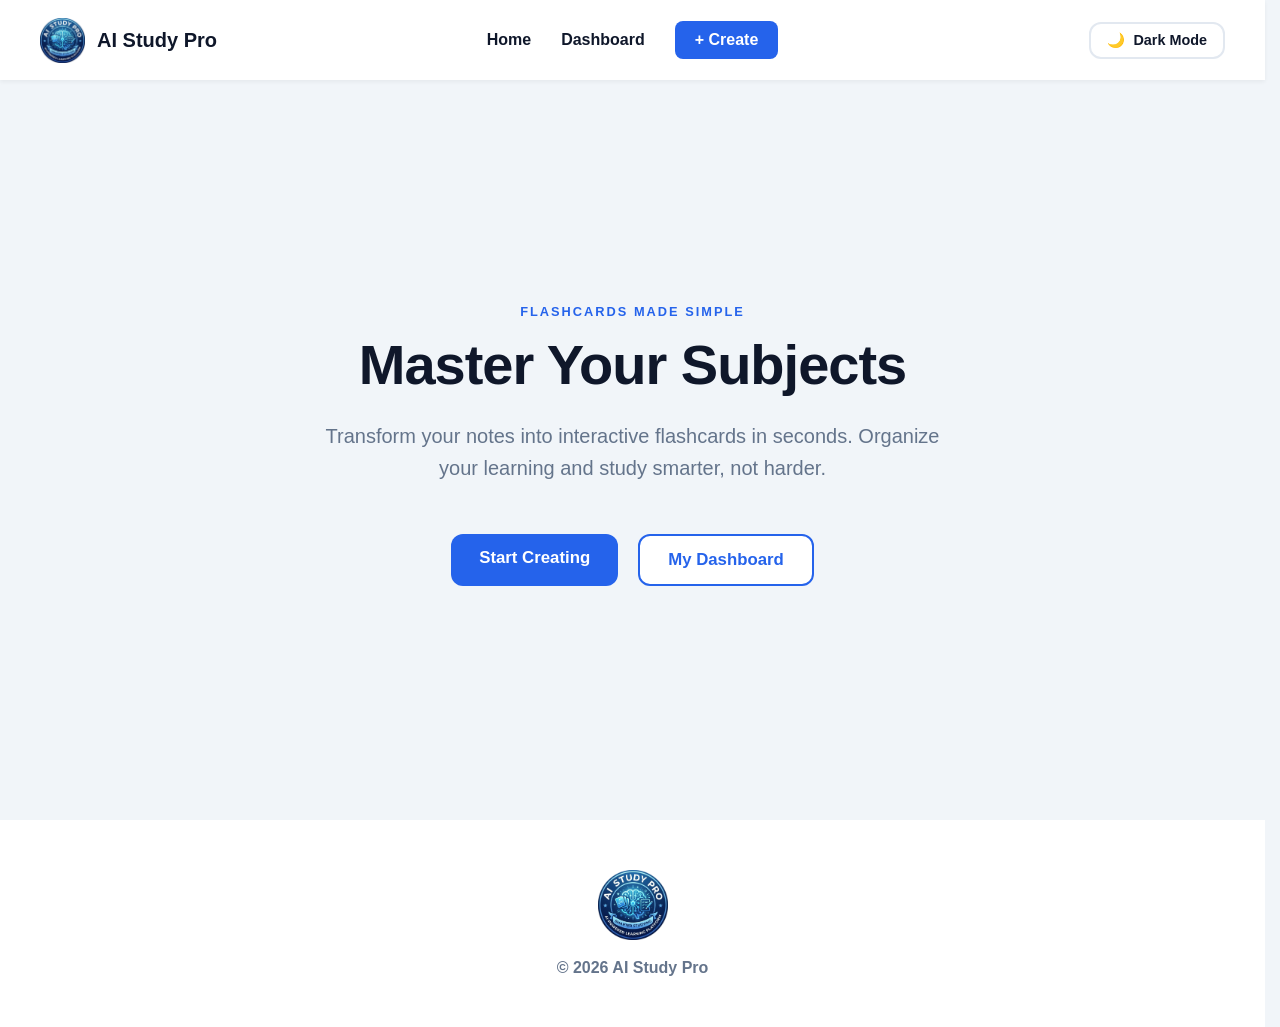
<file: index.html>
<!DOCTYPE html>
<html lang="en">
<head>
    <meta charset="UTF-8">
    <meta name="viewport" content="width=device-width, initial-scale=1.0">
    <script>
        (function() {
            const savedTheme = localStorage.getItem('theme');
            if (savedTheme === 'dark') {
                document.documentElement.setAttribute('data-theme', 'dark');
            }
        })();
    </script>
    <title>AI Study Pro | Home</title>
    <link rel="stylesheet" href="css/style.css">
</head>
<body>
    <div id="header-container"></div>

    <div id="main-content">
        <div class="home-wrapper">
            <span style="color: var(--primary-blue); font-weight: 700; text-transform: uppercase; letter-spacing: 2px; font-size: 0.8rem; margin-bottom: 15px; display: block;">
                Flashcards Made Simple
            </span>

            <h1>Master Your Subjects</h1>
            
            <p>
                Transform your notes into interactive flashcards in seconds. 
                Organize your learning and study smarter, not harder.
            </p>

            <div class="hero-actions">
                <a href="createSet.html" class="primary-btn">Start Creating</a>
                <a href="viewSets.html" class="primary-btn" style="background: var(--container-bg); color: var(--primary-blue); border: 2px solid var(--primary-blue);">
                    My Dashboard
                </a>
            </div>
        </div>
    </div>

    <div id="footer-container"></div>

    <script src="js/theme.js"></script>
    <script>
        document.addEventListener('DOMContentLoaded', () => {
            Promise.all([
                fetch('header.html').then(res => res.text()),
                fetch('footer.html').then(res => res.text())
            ]).then(([headerData, footerData]) => {
                document.getElementById('header-container').innerHTML = headerData;
                document.getElementById('footer-container').innerHTML = footerData;
                if (typeof initTheme === 'function') initTheme();
                document.body.classList.add('content-ready');
            });
        });
    </script>
</body>
</html>
</file>
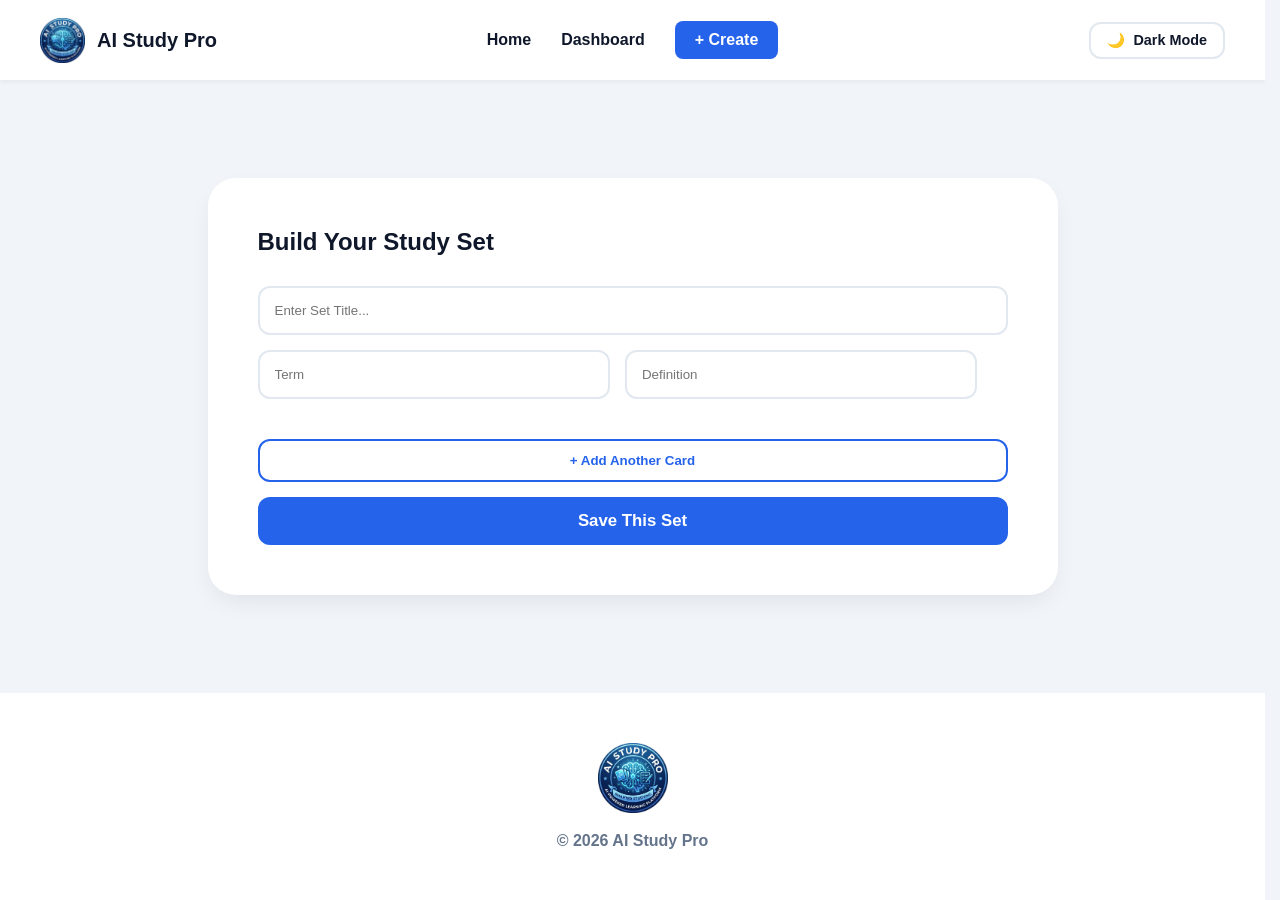
<file: createSet.html>
<!DOCTYPE html>
<html lang="en">
<head>
    <meta charset="UTF-8">
    <script>
        (function() {
            const savedTheme = localStorage.getItem('theme');
            if (savedTheme === 'dark') {
                document.documentElement.setAttribute('data-theme', 'dark');
            }
        })();
    </script>
    <meta name="viewport" content="width=device-width, initial-scale=1.0">
    <title>Create | AI Study Pro</title>
    <link rel="stylesheet" href="css/style.css">
</head>
<body>
    <div id="header-container"></div>

    <div id="main-content">
        <div class="app-container">
            <h2 id="pageTitle" style="margin-bottom: 30px;">Build Your Study Set</h2>
            <input type="text" id="setTitle" placeholder="Enter Set Title...">
            
            <div id="cardInputs">
                <div class="card-row">
                    <input type="text" class="term-input" placeholder="Term">
                    <input type="text" class="def-input" placeholder="Definition">
                    <div style="width: 34px;"></div>
                </div>
            </div>

            <div style="display: flex; flex-direction: column; gap: 15px; margin-top: 25px;">
                <button id="addRowBtn" class="secondary-btn">+ Add Another Card</button>
                <button id="saveSetBtn" class="primary-btn">
                    <span id="saveLabel">Save This Set</span>
                </button>
            </div>
        </div>
    </div>

    <!-- Success / Saved Modal (shared for create & edit) -->
    <div id="successModal" class="modal-overlay" style="display: none;">
        <div class="modal-content">
            <div class="success-icon-circle">
                <span class="checkmark">L</span>
            </div>

            <h2 id="modalTitle">Set Saved!</h2>
            <p id="modalSubtitle" class="modal-subtitle">What would you like to do next?</p>

            <div class="modal-actions">
                <a href="viewSets.html" class="primary-btn full-width">View My Library</a>
                <button id="modalSecondaryBtn" class="secondary-btn full-width">Create Another</button>
            </div>
        </div>
    </div>

    <div id="footer-container"></div>

    <script src="js/theme.js"></script>
    <script src="js/createLogic.js"></script>
    <script>
        document.addEventListener('DOMContentLoaded', () => {
            Promise.all([
                fetch('header.html').then(res => res.text()),
                fetch('footer.html').then(res => res.text())
            ]).then(([headerData, footerData]) => {
                document.getElementById('header-container').innerHTML = headerData;
                document.getElementById('footer-container').innerHTML = footerData;
                initTheme();
            });
        });
    </script>
</body>
</html>
</file>
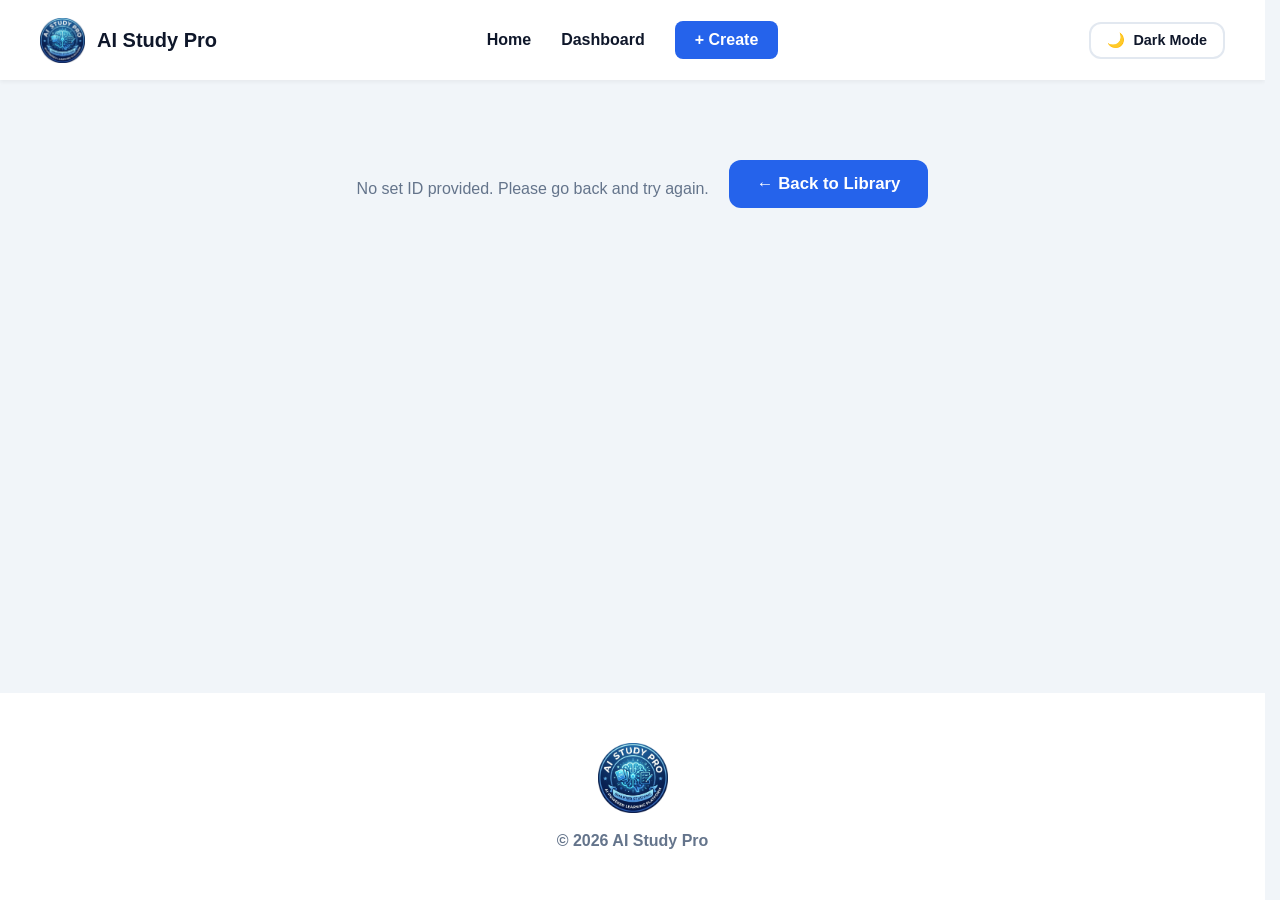
<file: editSet.html>
<!DOCTYPE html>
<html lang="en">
<head>
    <meta charset="UTF-8">
    <script>
        (function() {
            const t = localStorage.getItem('theme');
            if (t === 'dark') document.documentElement.setAttribute('data-theme', 'dark');
        })();
    </script>
    <meta name="viewport" content="width=device-width, initial-scale=1.0">
    <title>Edit Set | AI Study Pro</title>
    <link rel="stylesheet" href="css/style.css">
</head>
<body>

    <div id="header-container"></div>

    <div id="edit-content">
        <div class="app-container">

            <h2 style="margin-bottom: 6px;">Edit Study Set</h2>
            <p style="color:var(--text-sub); margin-bottom: 30px; font-size:0.95rem;">
                Update your cards below, then save your changes.
            </p>

            <!-- Set title -->
            <input type="text" id="editTitle" placeholder="Set Title…">

            <!-- Card rows injected here by editLogic.js -->
            <div id="cardInputs"></div>

            <!-- Bottom actions -->
            <div style="display:flex; flex-direction:column; gap:15px; margin-top:25px;">
                <button class="secondary-btn" onclick="addCardRow()">+ Add Another Card</button>
                <button class="primary-btn"   onclick="saveChanges()">Save Changes</button>
                <a href="viewSets.html"
                   style="text-align:center; color:var(--text-sub); font-weight:600;
                          font-size:0.9rem; text-decoration:none; padding:6px 0;">
                    ← Cancel &amp; Back to Library
                </a>
            </div>

        </div>
    </div>

    <!-- Success modal -->
    <div id="successModal" class="modal-overlay" style="display:none;">
        <div class="modal-content">
            <div class="success-icon-circle">
                <span class="checkmark">L</span>
            </div>
            <h2>Changes Saved!</h2>
            <p class="modal-subtitle">Your study set has been updated.</p>
            <div class="modal-actions">
                <a href="viewSets.html" class="primary-btn full-width">View My Library</a>
                <button class="secondary-btn full-width"
                        onclick="document.getElementById('successModal').style.display='none'">
                    Keep Editing
                </button>
            </div>
        </div>
    </div>

    <div id="footer-container"></div>

    <script src="js/theme.js"></script>
    <script src="js/editLogic.js"></script>
    <script>
        document.addEventListener('DOMContentLoaded', () => {
            Promise.all([
                fetch('header.html').then(r => r.text()),
                fetch('footer.html').then(r => r.text())
            ]).then(([h, f]) => {
                document.getElementById('header-container').innerHTML = h;
                document.getElementById('footer-container').innerHTML = f;
                if (typeof initTheme === 'function') initTheme();
            }).then(() => {
                initEdit();
            });
        });
    </script>

</body>
</html>
</file>
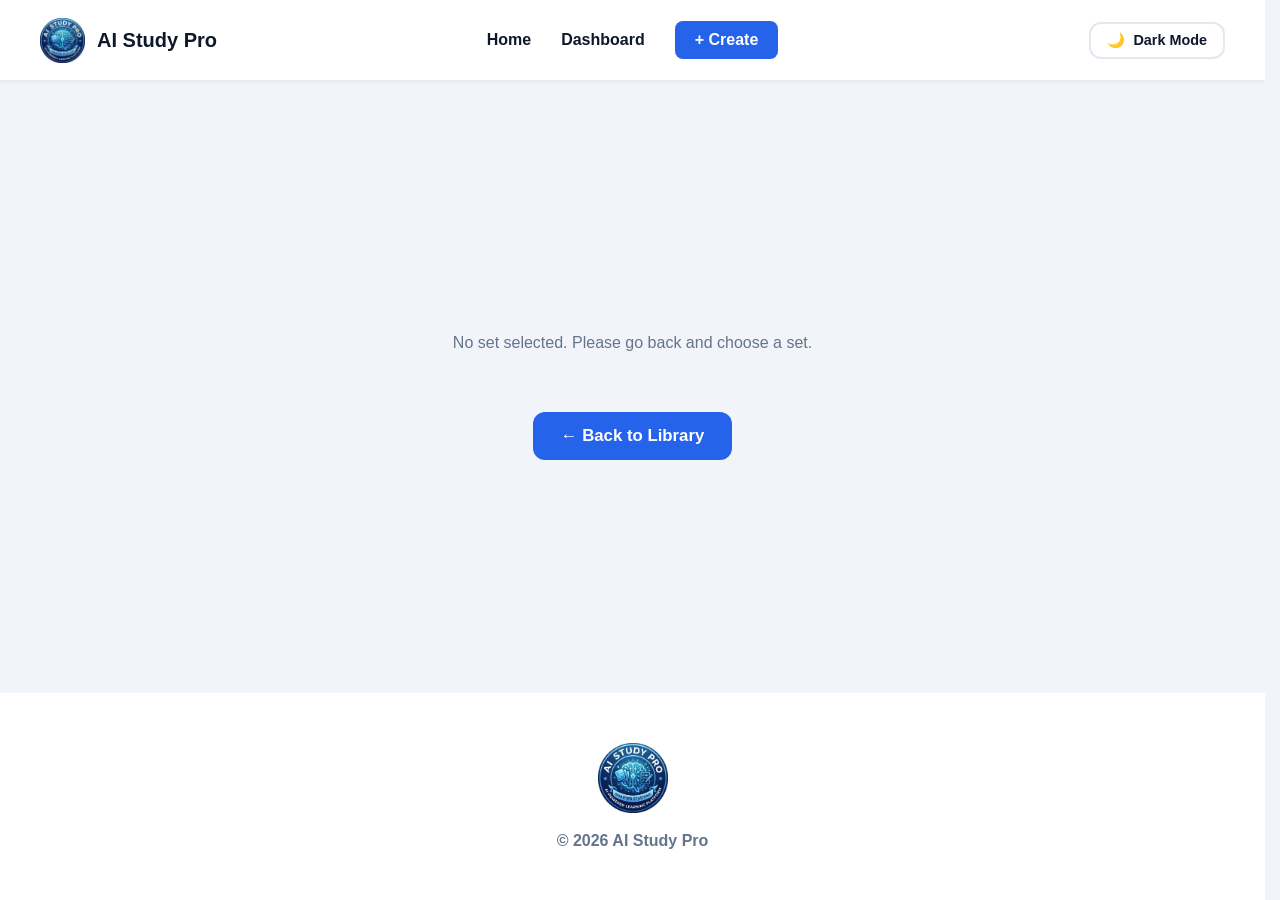
<file: studySet.html>
<!DOCTYPE html>
<html lang="en">
<head>
    <meta charset="UTF-8">
    <script>
        (function() {
            const t = localStorage.getItem('theme');
            if (t === 'dark') document.documentElement.setAttribute('data-theme', 'dark');
        })();
    </script>
    <meta name="viewport" content="width=device-width, initial-scale=1.0">
    <title>Study | AI Study Pro</title>
    <link rel="stylesheet" href="css/style.css">
</head>
<body>

    <div id="header-container"></div>

    <div id="study-content">

        <!-- ── STUDY SCREEN ── -->
        <div id="studyScreen" style="width:100%;display:flex;flex-direction:column;align-items:center;">

            <div class="study-header">
                <span class="study-set-title" id="studySetTitle">Loading…</span>
                <span class="study-progress-text" id="progressText">— / —</span>
            </div>

            <div class="progress-bar-track">
                <div class="progress-bar-fill" id="progressFill" style="width:0%"></div>
            </div>

            <!-- Flashcard -->
            <div class="card-scene" id="cardScene" onclick="flipCard()">
                <div class="card-inner" id="cardInner">

                    <div class="card-face card-front">
                        <span class="card-face-label">Term</span>
                        <span class="card-face-text" id="termText">—</span>
                    </div>

                    <div class="card-face card-back">
                        <span class="card-face-label">Definition</span>
                        <span class="card-face-text" id="defText">—</span>
                    </div>

                </div>
            </div>

            <p class="card-hint" id="cardHint">Click the card to reveal the definition</p>

            <!-- Answer buttons (hidden until card is flipped) -->
            <div class="answer-btns hidden" id="answerBtns">
                <button class="btn-wrong"   onclick="recordAnswer(false)">✕ &nbsp;Got It Wrong</button>
                <button class="btn-correct" onclick="recordAnswer(true)">✓ &nbsp;Got It Right</button>
            </div>

        </div>

        <!-- ── RESULTS SCREEN ── -->
        <div id="resultsScreen">

            <div class="results-card">

                <div class="grade-circle" id="gradeCircle">
                    <span class="grade-letter" id="gradeLetter">—</span>
                    <span class="grade-pct"    id="gradePct">—</span>
                </div>

                <h2 id="resultsHeadline">Nice work!</h2>
                <p  id="resultsSubtitle">You completed the set.</p>

                <div class="results-stats">
                    <div class="stat-box stat-correct">
                        <span class="stat-num"   id="correctCount">0</span>
                        <span class="stat-label">Correct</span>
                    </div>
                    <div class="stat-box stat-wrong">
                        <span class="stat-num"   id="wrongCount">0</span>
                        <span class="stat-label">Incorrect</span>
                    </div>
                    <div class="stat-box">
                        <span class="stat-num"   id="totalCount">0</span>
                        <span class="stat-label">Total</span>
                    </div>
                </div>

                <div class="results-actions">
                    <button class="primary-btn full-width" id="retryWrongBtn"
                            style="display:none;" onclick="retryMissed()">
                        🔁 &nbsp;Study Missed Cards
                    </button>
                    <button class="primary-btn full-width" onclick="restartAll()"
                            style="background:var(--container-bg);color:var(--primary-blue);border:2px solid var(--primary-blue);">
                        ↺ &nbsp;Restart All Cards
                    </button>
                    <a href="viewSets.html" class="secondary-btn full-width"
                       style="text-align:center;text-decoration:none;display:block;padding:14px 0;">
                        ← Back to Library
                    </a>
                </div>

                <div class="missed-section" id="missedSection" style="display:none;">
                    <h3>Cards to Review</h3>
                    <div id="missedList"></div>
                </div>

            </div>
        </div>

    </div>

    <div id="footer-container"></div>

    <script src="js/theme.js"></script>
    <script src="js/studyLogic.js"></script>
    <script>
        document.addEventListener('DOMContentLoaded', () => {
            Promise.all([
                fetch('header.html').then(r => r.text()),
                fetch('footer.html').then(r => r.text())
            ]).then(([h, f]) => {
                document.getElementById('header-container').innerHTML = h;
                document.getElementById('footer-container').innerHTML = f;
                if (typeof initTheme === 'function') initTheme();
            }).then(() => {
                initStudy();
            });
        });
    </script>

</body>
</html>
</file>
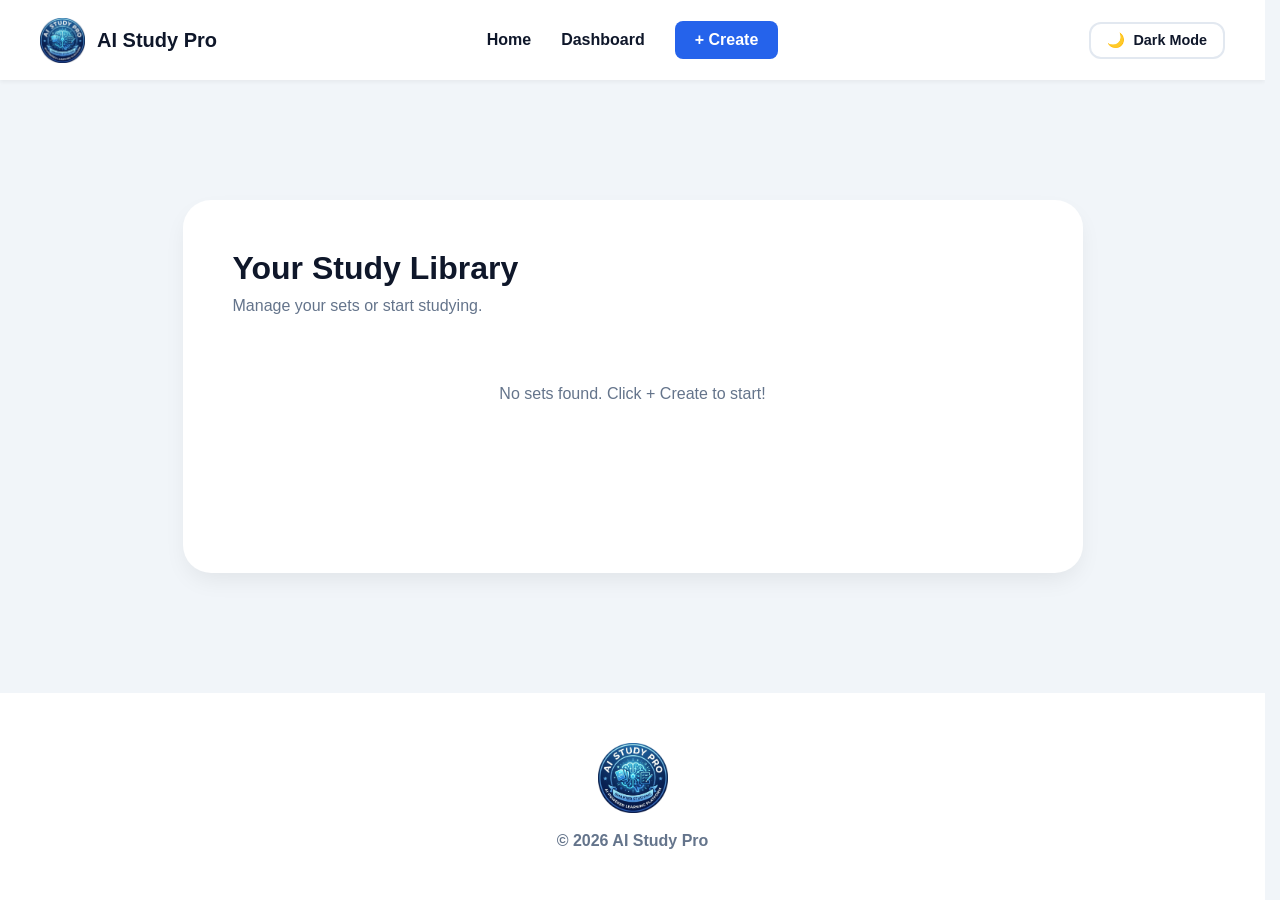
<file: viewSets.html>
<!DOCTYPE html>
<html lang="en">
<head>
    <meta charset="UTF-8">
    <meta name="viewport" content="width=device-width, initial-scale=1.0">
    <script>
        (function() {
            const savedTheme = localStorage.getItem('theme');
            if (savedTheme === 'dark') {
                document.documentElement.setAttribute('data-theme', 'dark');
            }
        })();
    </script>
    <title>My Library | AI Study Pro</title>
    <link rel="stylesheet" href="css/style.css">
</head>
<body>
    <div id="header-container"></div>

    <div id="main-content">
        <div class="app-container" style="max-width: 900px; text-align: left;">
            <h1 style="margin-bottom: 10px;">Your Study Library</h1>
            <p style="color: var(--text-sub); margin-bottom: 30px;">Manage your sets or start studying.</p>
            
            <div id="setsGrid" class="sets-grid">
                <p>Loading your study sets...</p>
            </div>

            <div id="paginationControls"></div>
        </div>
    </div>

    <!-- Delete Confirmation Modal -->
    <div id="deleteModal" class="modal-overlay" style="display: none;">
        <div class="modal-content">
            <div style="width: 70px; height: 70px; background: var(--danger-red); border-radius: 50%; display: flex; align-items: center; justify-content: center; margin: 0 auto 20px auto; box-shadow: 0 4px 15px rgba(239, 68, 68, 0.3);">
                <span style="color: white; font-size: 32px; font-weight: bold; line-height: 1;">!</span>
            </div>

            <h2 id="deleteModalTitle" style="margin-bottom: 8px; font-size: 1.4rem;">Delete this set?</h2>
            <p class="modal-subtitle">This action cannot be undone.</p>

            <div class="modal-actions">
                <button id="confirmDeleteBtn" class="primary-btn full-width" style="background: var(--danger-red);">Yes, Delete It</button>
                <button id="cancelDeleteBtn" class="secondary-btn full-width">Cancel</button>
            </div>
        </div>
    </div>

    <div id="footer-container"></div>

    <script src="js/theme.js"></script>
    <script src="js/viewLogic.js"></script>
    <script>
        document.addEventListener('DOMContentLoaded', () => {
            Promise.all([
                fetch('header.html').then(res => res.text()),
                fetch('footer.html').then(res => res.text())
            ]).then(([headerData, footerData]) => {
                document.getElementById('header-container').innerHTML = headerData;
                document.getElementById('footer-container').innerHTML = footerData;
                if (typeof initTheme === 'function') initTheme();
                document.body.classList.add('content-ready');
            }).catch(err => {
                console.error("Error loading page components:", err);
            });
        });
    </script>
</body>
</html>
</file>
<file: css/style.css>
/* --- COLOR & THEME VARIABLES --- */
:root {
    --bg-color: #f1f5f9;      /* Changed from #f8fafc to a slightly deeper gray-blue */
    --container-bg: #ffffff;  /* Kept as pure white */
    --text-main: #0f172a;
    --text-sub: #64748b;
    --border-color: #e2e8f0;  /* Slightly lighter border for a cleaner look */
    --primary-blue: #2563eb;
    --primary-hover: #1d4ed8;
    --danger-red: #ef4444;
    --shadow: 0 10px 25px -5px rgba(0, 0, 0, 0.08); /* Softer shadow for light mode */
}

[data-theme="dark"] {
    --bg-color: #0f172a;
    --container-bg: #1e293b;
    --text-main: #f8fafc;
    --text-sub: #94a3b8;
    --border-color: #475569;
}

/* --- BASE SETUP --- */
* { 
    box-sizing: border-box; 
    margin: 0; 
    padding: 0; 
    transition: background 0.3s, border 0.3s, color 0.3s; 
}

html, body { height: 100%; }

body {
    font-family: 'Inter', -apple-system, sans-serif;
    background-color: var(--bg-color);
    color: var(--text-main);
    display: flex;
    flex-direction: column;
}

/* --- HEADER --- */
.main-nav {
    width: 100%; height: 80px;
    background: var(--container-bg);
    display: flex; justify-content: space-between; align-items: center;
    padding: 0 40px; box-shadow: 0 2px 4px rgba(0,0,0,0.05);
    position: sticky; top: 0; z-index: 1000;
}

.logo-link { display: flex; align-items: center; gap: 12px; text-decoration: none; width: 250px; }
.nav-logo { height: 45px; width: 45px; border-radius: 10px; }
.logo-text { font-weight: 800; font-size: 1.25rem; color: var(--text-main); }

.nav-center { display: flex; gap: 30px; align-items: center; }
.nav-center a { text-decoration: none; color: var(--text-main); font-weight: 600; }
.nav-center a:hover { color: var(--primary-blue); }

.nav-create-btn {
    background: var(--primary-blue);
    color: white !important;
    padding: 10px 20px;
    border-radius: 8px;
    font-weight: 700;
}

.nav-right { width: 250px; display: flex; justify-content: flex-end; }

.theme-toggle-nav {
    background: var(--container-bg);
    border: 2px solid var(--border-color);
    padding: 8px 16px;
    border-radius: 12px;
    cursor: pointer;
    display: flex; align-items: center; gap: 8px;
    font-weight: 700; color: var(--text-main);
    font-size: 0.9rem;
}

/* --- MAIN CONTENT & INPUTS --- */
#main-content { flex: 1 0 auto; display: flex; justify-content: center; align-items: center; padding: 60px 20px; }
.app-container { background: var(--container-bg); width: 100%; max-width: 850px; padding: 50px; border-radius: 28px; box-shadow: var(--shadow); }

input[type="text"] {
    width: 100%; padding: 15px; border: 2px solid var(--border-color) !important; 
    border-radius: 12px; background: transparent; color: var(--text-main);
    margin-bottom: 15px; outline: none;
}
input[type="text"]:focus { border-color: var(--primary-blue) !important; }

.card-row { display: flex; gap: 15px; margin-bottom: 15px; align-items: center; }

.delete-row-btn {
    background: var(--danger-red);
    color: white; border: none; width: 34px; height: 34px;
    border-radius: 50%; font-size: 1.2rem; cursor: pointer;
    display: flex; align-items: center; justify-content: center; flex-shrink: 0;
}

/* --- RESTORED VIEWSETS LIST (1 PER ROW) --- */
.sets-grid { display: flex; flex-direction: column; gap: 20px; width: 100%; }

.set-row {
    background: var(--bg-color); 
    padding: 24px 32px; 
    border-radius: 16px;
    border: 2px solid var(--border-color); 
    display: flex;
    justify-content: space-between; 
    align-items: center;
}

.set-row:hover { border-color: var(--primary-blue); }

.set-info h3 { font-size: 1.4rem; color: var(--text-main); margin-top: 5px; }

.card-count { 
    font-size: 0.75rem; 
    color: var(--text-sub); 
    font-weight: 800; 
    text-transform: uppercase; 
    letter-spacing: 1px;
}

.card-actions { display: flex; gap: 15px; align-items: center; }

/* --- RESTORED BUTTON STYLES --- */
.btn-study {
    background: var(--primary-blue);
    color: white;
    padding: 10px 24px;
    border-radius: 8px;
    text-decoration: none;
    font-weight: 700;
}

.btn-edit {
    background: transparent;
    color: var(--text-main);
    border: 2px solid var(--border-color);
    padding: 10px 24px;
    border-radius: 8px;
    text-decoration: none;
    font-weight: 700;
}

.btn-edit:hover {
    border-color: var(--primary-blue);
    color: var(--primary-blue);
}

.btn-delete {
    background: transparent;
    color: var(--danger-red);
    border: 2px solid var(--danger-red);
    padding: 8px 18px;
    border-radius: 8px;
    font-weight: 700;
    cursor: pointer;
}

.btn-delete:hover {
    background: var(--danger-red);
    color: white;
}

/* --- POPUP MODAL --- */
.modal-overlay {
    position: fixed; top: 0; left: 0; width: 100%; height: 100%;
    background: rgba(0, 0, 0, 0.6); backdrop-filter: blur(5px);
    display: flex; justify-content: center; align-items: center; z-index: 2000;
}
.modal-content {
    background: var(--container-bg); padding: 40px; border-radius: 24px;
    text-align: center; box-shadow: var(--shadow); max-width: 400px; width: 90%;
    animation: popIn 0.3s cubic-bezier(0.175, 0.885, 0.32, 1.275);
}
@keyframes popIn { from { transform: scale(0.8); opacity: 0; } to { transform: scale(1); opacity: 1; } }
.modal-icon { font-size: 50px; margin-bottom: 20px; }
.modal-actions { display: flex; flex-direction: column; gap: 12px; }

/* --- GLOBAL BUTTONS & FOOTER --- */
.primary-btn { background: var(--primary-blue); color: white; padding: 16px 32px; border-radius: 12px; border: none; font-weight: 700; cursor: pointer; text-decoration: none; display: inline-block; }
.secondary-btn { background: transparent; color: var(--primary-blue); border: 2px solid var(--primary-blue); padding: 12px; border-radius: 12px; font-weight: 700; cursor: pointer; }

.main-footer { 
    flex-shrink: 0; 
    width: 100%; 
    background: var(--container-bg); 
    padding: 50px 0; 
    text-align: center; 
    border-top: none; /* Changed from 1px solid var(--border-color) to none */
}

.footer-logo { height: 70px; margin-bottom: 15px; border-radius: 12px; }
.footer-text { font-weight: 700; color: var(--text-sub); }

/* --- UPDATED MODAL STYLES --- */

/* Modern Success Icon */
.success-icon-circle {
    width: 70px;
    height: 70px;
    background: #22c55e; /* Vibrant modern green */
    border-radius: 50%;
    display: flex;
    align-items: center;
    justify-content: center;
    margin: 0 auto 20px auto;
    box-shadow: 0 4px 15px rgba(34, 197, 94, 0.3);
}

.checkmark {
    color: white;
    font-size: 30px;
    font-weight: bold;
    transform: scaleX(-1) rotate(-45deg); /* Flips 'L' into a checkmark */
    display: inline-block;
    margin-bottom: 5px;
}

/* Fix Crowding */
.modal-content h2 {
    margin-bottom: 8px;
    font-size: 1.6rem;
}

.modal-subtitle {
    color: var(--text-sub);
    margin-bottom: 30px; /* Space between text and buttons */
    font-size: 1rem;
}

/* Standardize Button Sizes */
.modal-actions {
    display: flex;
    flex-direction: column;
    gap: 12px;
}

.full-width {
    width: 100%;
    text-align: center;
    padding: 14px 0 !important; /* Uniform height */
    font-size: 1rem !important;  /* Uniform font size */
    box-sizing: border-box;
}

/* Hover effects for a better feel */
.primary-btn:hover { background: var(--primary-hover); }
.secondary-btn:hover { background: rgba(37, 99, 235, 0.05); }

/* Reserve space for the header to prevent layout shift */
#header-container {
    min-height: 70px; /* Adjust this to match your actual header height */
    display: block;
}

/* Reserve space for the footer */
#footer-container {
    min-height: 120px; /* Adjust this to match your actual footer height */
    display: block;
}

/* Ensure the main content doesn't jump */
#main-content {
    opacity: 0;
    animation: fadeIn 0.3s ease forwards;
}

@keyframes fadeIn {
    to { opacity: 1; }
}

html {
    /* Reserves space for the scrollbar only if the OS/browser uses one */
    scrollbar-gutter: stable; 
    /* Ensures the background color matches your theme across the whole page */
    background-color: var(--bg-color);
}

/* Pagination Styling Update */
#paginationControls {
    display: flex;
    justify-content: center;
    align-items: center;
    gap: 8px;
    margin-top: 40px;
    padding-bottom: 40px;
}

.pg-btn {
    background: transparent;
    border: none;
    color: var(--text-sub);
    font-weight: 600;
    font-size: 0.95rem;
    min-width: 40px;
    height: 40px;
    display: flex;
    justify-content: center;
    align-items: center;
    border-radius: 50%;
    cursor: pointer;
    transition: all 0.2s ease;
    text-decoration: none;
}

.pg-btn:hover:not(:disabled):not(.active) {
    color: var(--text-main);
    background-color: var(--border-color);
}

.pg-btn.active {
    background-color: var(--primary-blue);
    color: #ffffff;
}

.pg-btn.disabled {
    opacity: 0.2;
    cursor: not-allowed;
}

.pg-jump-input {
    width: 80px;
    height: 38px;
    padding: 0 10px;
    border-radius: 8px;
    border: 2px solid var(--border-color);
    background: var(--container-bg);
    color: var(--text-main);
    font-weight: 600;
    font-size: 13px;
    text-align: center;
    outline: none;
    margin-left: 10px;
}

.pg-jump-input:focus {
    border-color: var(--primary-blue);
}

/* Container for the jump input and button */
.pg-jump-group {
    display: flex;
    align-items: center;
    gap: 8px;
    margin-left: 12px;
}

/* The Go Button Styling */
.pg-go-btn {
    background: transparent;
    border: none;
    color: var(--primary-blue);
    font-weight: 700;
    font-size: 0.9rem;
    cursor: pointer;
    padding: 5px 8px;
    border-radius: 6px;
    transition: background 0.2s;
}

.pg-go-btn:hover {
    background: var(--border-color);
    text-decoration: underline;
}

/* --- Home Page Spacing & Typography --- */
.home-wrapper {
    display: flex;
    flex-direction: column;
    justify-content: center;
    align-items: center;
    min-height: 70vh; /* Centers content vertically in the viewport */
    text-align: center;
    padding: 60px 20px;
}

.home-wrapper h1 {
    font-size: 3.5rem; /* Increased from 2.8 */
    font-weight: 800;
    letter-spacing: -1px;
    margin-bottom: 24px;
    line-height: 1.1;
}

.home-wrapper p {
    font-size: 1.25rem; /* Increased from 1.1 */
    line-height: 1.6;
    max-width: 650px;
    margin: 0 auto 40px auto;
    color: var(--text-sub);
}

/* --- Hero Button Layout --- */
.hero-actions {
    display: flex; 
    gap: 20px; 
    justify-content: center;
    margin-top: 10px;
}

.primary-btn {
    padding: 14px 28px;
    font-size: 1.05rem;
    font-weight: 700;
    border-radius: 12px;
    transition: transform 0.2s, background 0.2s, box-shadow 0.2s;
}

.primary-btn:hover {
    transform: translateY(-2px);
    box-shadow: 0 10px 20px rgba(37, 99, 235, 0.2);
}

/* ============================================
   --- STUDY SET PAGE (studySet.html) ---
   ============================================ */

#study-content {
    flex: 1 0 auto;
    display: flex;
    flex-direction: column;
    align-items: center;
    justify-content: center;
    padding: 40px 20px 60px;
    opacity: 0;
    animation: fadeIn 0.3s ease forwards;
}

.study-header {
    width: 100%;
    max-width: 700px;
    margin-bottom: 20px;
    display: flex;
    justify-content: space-between;
    align-items: center;
}

.study-set-title {
    font-size: 1.05rem;
    font-weight: 700;
    color: var(--text-sub);
    white-space: nowrap;
    overflow: hidden;
    text-overflow: ellipsis;
    max-width: 60%;
}

.study-progress-text {
    font-size: 0.95rem;
    font-weight: 700;
    color: var(--text-sub);
    flex-shrink: 0;
}

/* Progress Bar */
.progress-bar-track {
    width: 100%;
    max-width: 700px;
    height: 6px;
    background: var(--border-color);
    border-radius: 99px;
    margin-bottom: 32px;
    overflow: hidden;
}

.progress-bar-fill {
    height: 100%;
    background: var(--primary-blue);
    border-radius: 99px;
    transition: width 0.4s ease;
}

/* --- FLASHCARD 3D FLIP --- */
.card-scene {
    width: 100%;
    max-width: 700px;
    height: 320px;
    perspective: 1200px;
    cursor: pointer;
    margin-bottom: 16px;
}

.card-inner {
    width: 100%;
    height: 100%;
    position: relative;
    transform-style: preserve-3d;
    transition: transform 0.55s cubic-bezier(0.4, 0.2, 0.2, 1);
    border-radius: 24px;
}

.card-scene.flipped .card-inner {
    transform: rotateY(180deg);
}

.card-face {
    position: absolute;
    width: 100%;
    height: 100%;
    backface-visibility: hidden;
    -webkit-backface-visibility: hidden;
    border-radius: 24px;
    background: var(--container-bg);
    box-shadow: var(--shadow);
    border: 2px solid var(--border-color);
    display: flex;
    flex-direction: column;
    align-items: center;
    justify-content: center;
    padding: 40px;
    text-align: center;
    user-select: none;
}

.card-face-label {
    font-size: 0.7rem;
    font-weight: 800;
    text-transform: uppercase;
    letter-spacing: 2px;
    color: var(--text-sub);
    margin-bottom: 18px;
}

.card-face-text {
    font-size: 1.9rem;
    font-weight: 700;
    color: var(--text-main);
    line-height: 1.35;
}

.card-back {
    transform: rotateY(180deg);
    border-color: var(--primary-blue);
}

.card-back .card-face-label {
    color: var(--primary-blue);
}

.card-hint {
    font-size: 0.82rem;
    color: var(--text-sub);
    font-weight: 500;
    margin-bottom: 24px;
    height: 20px;
}

/* --- RIGHT / WRONG BUTTONS --- */
.answer-btns {
    display: flex;
    gap: 16px;
    width: 100%;
    max-width: 700px;
}

.answer-btns.hidden {
    visibility: hidden;
    pointer-events: none;
}

.btn-wrong {
    flex: 1;
    padding: 16px;
    border-radius: 14px;
    border: 2px solid var(--danger-red);
    background: transparent;
    color: var(--danger-red);
    font-size: 1rem;
    font-weight: 700;
    cursor: pointer;
    transition: background 0.2s, color 0.2s, transform 0.15s;
}

.btn-wrong:hover {
    background: var(--danger-red);
    color: white;
    transform: translateY(-2px);
}

.btn-correct {
    flex: 1;
    padding: 16px;
    border-radius: 14px;
    border: 2px solid #22c55e;
    background: transparent;
    color: #22c55e;
    font-size: 1rem;
    font-weight: 700;
    cursor: pointer;
    transition: background 0.2s, color 0.2s, transform 0.15s;
}

.btn-correct:hover {
    background: #22c55e;
    color: white;
    transform: translateY(-2px);
}

/* --- RESULTS SCREEN --- */
#resultsScreen {
    display: none;
    flex-direction: column;
    align-items: center;
    width: 100%;
    max-width: 700px;
    animation: fadeIn 0.4s ease;
}

.results-card {
    background: var(--container-bg);
    border-radius: 28px;
    box-shadow: var(--shadow);
    border: 2px solid var(--border-color);
    padding: 50px 50px 40px;
    width: 100%;
    text-align: center;
}

.grade-circle {
    width: 120px;
    height: 120px;
    border-radius: 50%;
    border: 5px solid;
    display: flex;
    flex-direction: column;
    align-items: center;
    justify-content: center;
    margin: 0 auto 28px;
}

.grade-letter {
    font-size: 2.8rem;
    font-weight: 800;
    line-height: 1;
}

.grade-pct {
    font-size: 0.85rem;
    font-weight: 700;
    margin-top: 2px;
}

.results-card h2 {
    font-size: 1.8rem;
    font-weight: 800;
    margin-bottom: 8px;
}

.results-card > p {
    color: var(--text-sub);
    font-size: 1rem;
    margin-bottom: 32px;
}

.results-stats {
    display: flex;
    gap: 16px;
    margin-bottom: 28px;
}

.stat-box {
    flex: 1;
    background: var(--bg-color);
    border-radius: 16px;
    padding: 20px;
    border: 2px solid var(--border-color);
}

.stat-num {
    font-size: 2rem;
    font-weight: 800;
    display: block;
}

.stat-label {
    font-size: 0.75rem;
    font-weight: 700;
    text-transform: uppercase;
    letter-spacing: 1px;
    color: var(--text-sub);
}

.stat-correct .stat-num { color: #22c55e; }
.stat-wrong   .stat-num { color: var(--danger-red); }

.results-actions {
    display: flex;
    flex-direction: column;
    gap: 12px;
}

/* Missed cards list */
.missed-section {
    width: 100%;
    margin-top: 32px;
    text-align: left;
    border-top: 2px solid var(--border-color);
    padding-top: 28px;
}

.missed-section h3 {
    font-size: 0.78rem;
    font-weight: 800;
    color: var(--text-sub);
    text-transform: uppercase;
    letter-spacing: 1.5px;
    margin-bottom: 16px;
}

.missed-card-item {
    background: var(--bg-color);
    border: 2px solid var(--border-color);
    border-left: 4px solid var(--danger-red);
    border-radius: 12px;
    padding: 14px 18px;
    margin-bottom: 10px;
    text-align: left;
}

.missed-term {
    font-weight: 700;
    font-size: 0.95rem;
    margin-bottom: 4px;
}

.missed-def {
    font-size: 0.85rem;
    color: var(--text-sub);
}

/* Card slide-out animation */
@keyframes slideOutLeft {
    from { opacity: 1; transform: translateX(0) scale(1); }
    to   { opacity: 0; transform: translateX(-60px) scale(0.97); }
}

.card-exit {
    animation: slideOutLeft 0.28s ease forwards;
}


/* ============================================
   --- EDIT SET PAGE (editSet.html) ---
   ============================================ */

#edit-content {
    flex: 1 0 auto;
    display: flex;
    justify-content: center;
    align-items: flex-start;
    padding: 60px 20px;
    opacity: 0;
    animation: fadeIn 0.3s ease forwards;
}

.card-number-label {
    font-size: 0.72rem;
    font-weight: 800;
    text-transform: uppercase;
    letter-spacing: 1.5px;
    color: var(--text-sub);
    margin-bottom: 10px;
    display: block;
}

.edit-card-block {
    background: var(--bg-color);
    border: 2px solid var(--border-color);
    border-radius: 16px;
    padding: 20px 24px;
    margin-bottom: 14px;
    transition: border-color 0.2s;
}

.edit-card-block:hover {
    border-color: var(--primary-blue);
}

.edit-card-block .card-row {
    margin-bottom: 0;
}

.edit-card-block input[type="text"] {
    margin-bottom: 0;
}
</file>
